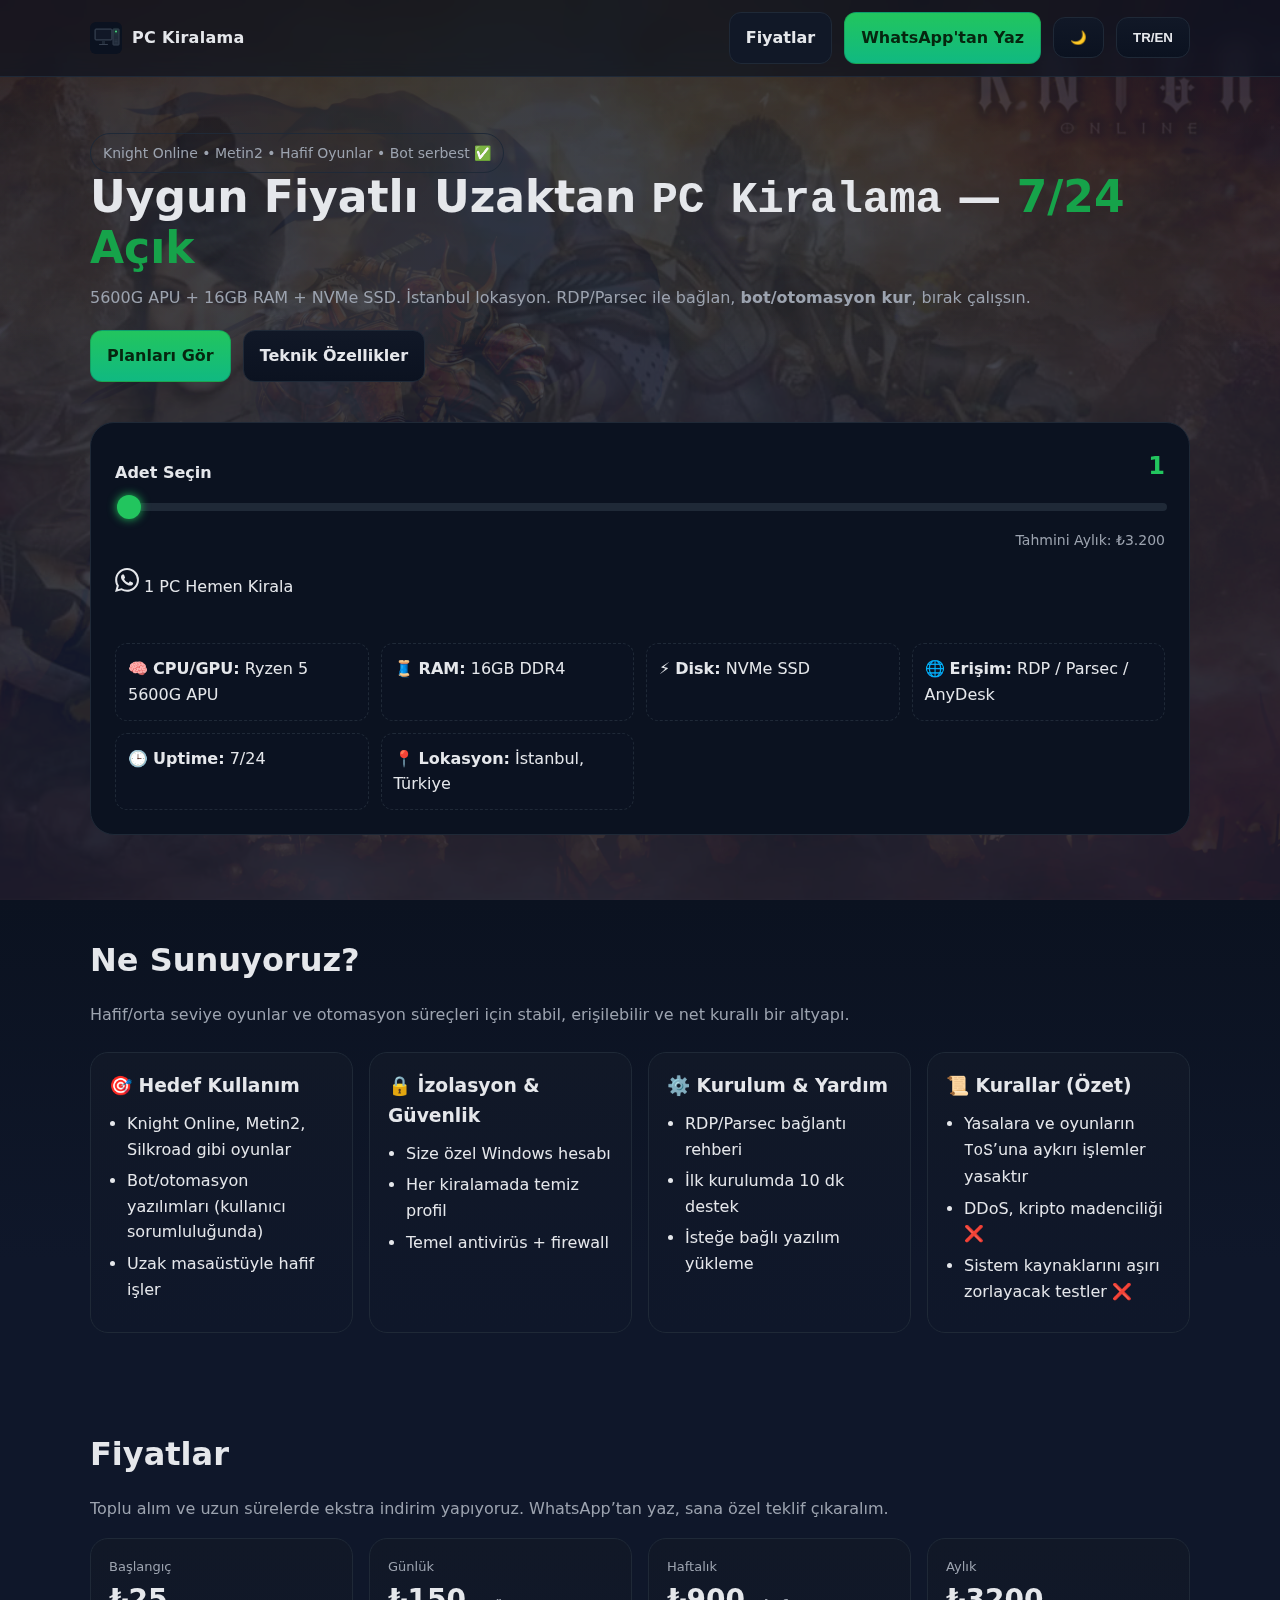
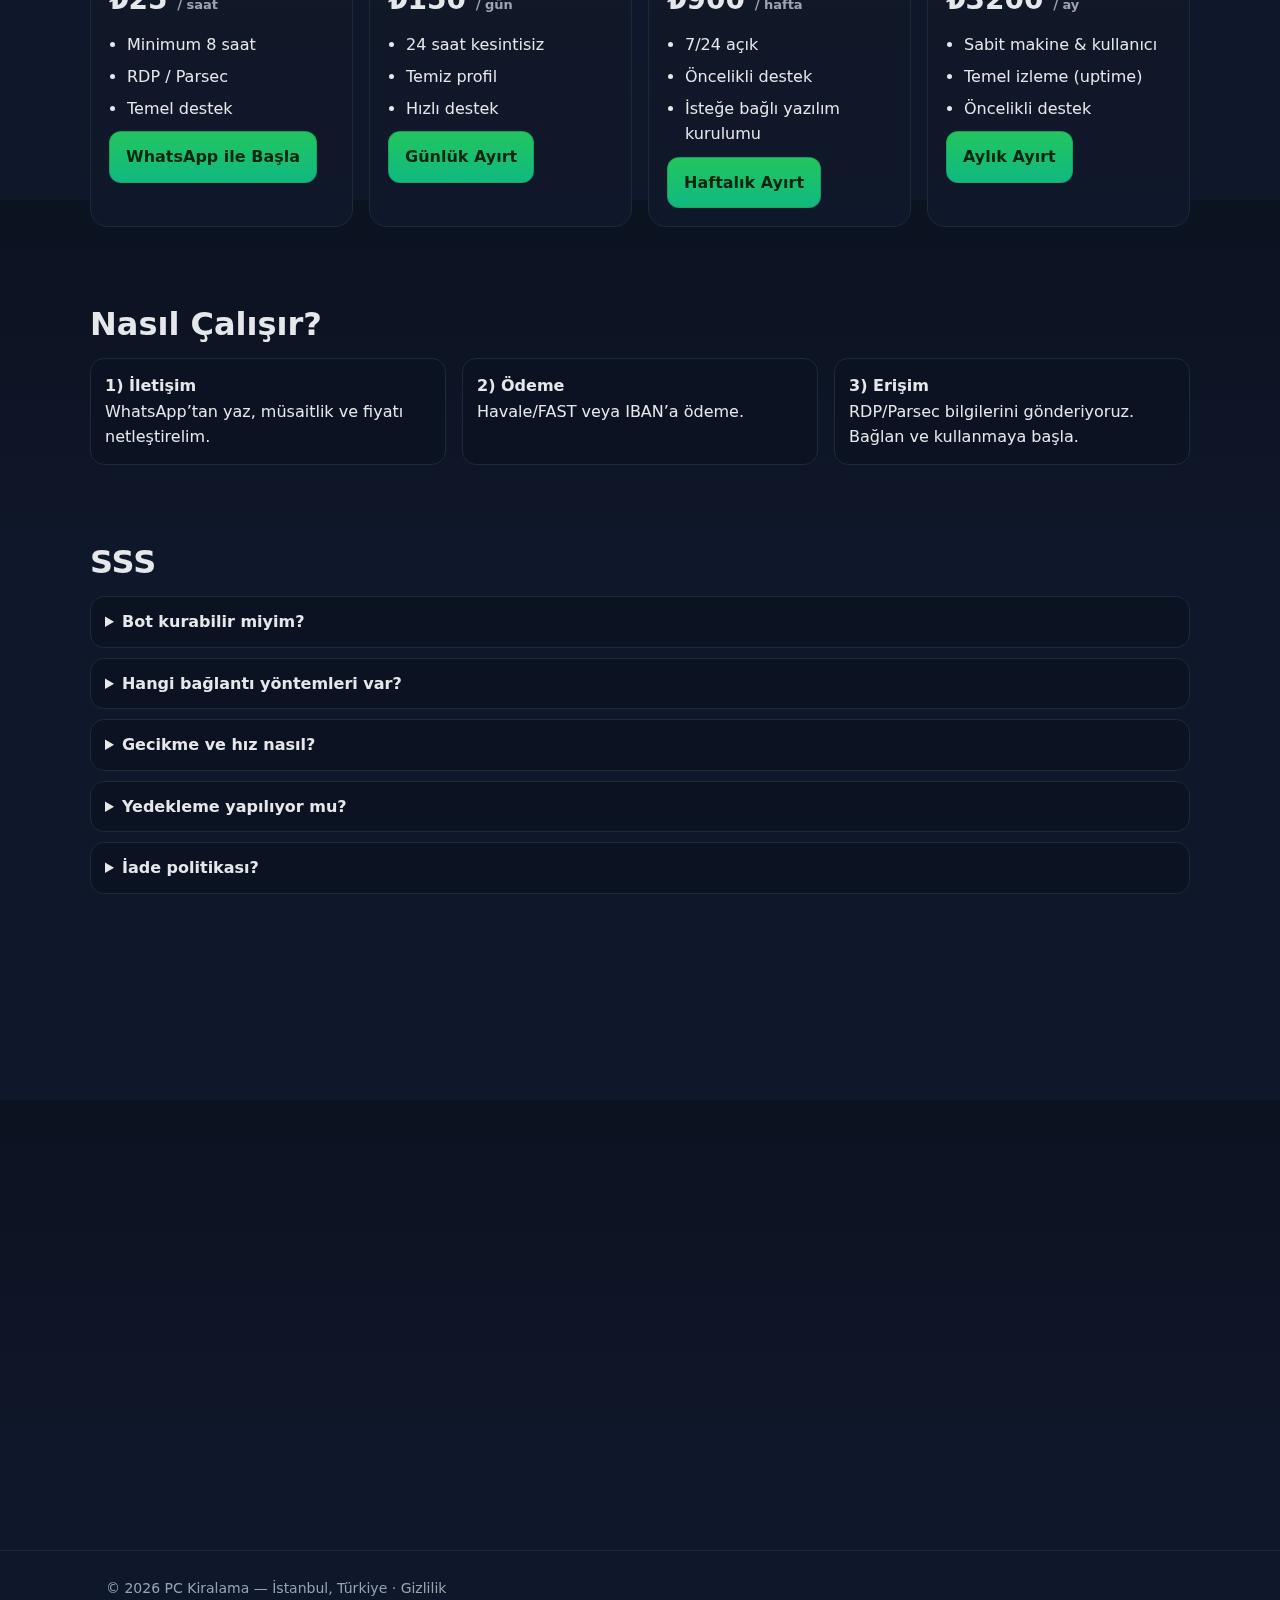
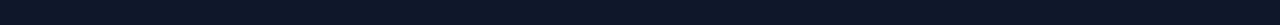
<file: index.html>
<!DOCTYPE html>
<html lang="tr">

<head>
  <meta charset="utf-8" />
  <link rel="icon" type="image/svg+xml" href="favicon.svg">
  <meta name="viewport" content="width=device-width, initial-scale=1" />
  <title>PC Kiralama — 5600G APU | 16GB RAM | 7/24 Erişim</title>
  <meta name="description"
    content="Knight Online, Metin2 gibi hafif oyunlar için uzaktan erişimli PC kiralama. 5600G APU, 16GB RAM, SSD. 7/24 aktif, bot kurulumu serbest.">
  <link rel="canonical" href="https://www.pattyburg.com/">
  <meta property="og:title" content="PC Kiralama — 5600G APU | 16GB RAM | 7/24 Erişim">
  <meta property="og:description"
    content="Knight Online & Metin2 için uygun fiyatlı, 7/24 uzaktan erişimli PC. Bot kurulumu serbest.">
  <meta property="og:type" content="website">
  <meta property="og:locale" content="tr_TR">
  <meta property="og:site_name" content="PC Kiralama">
  <meta property="og:locale:alternate" content="en_US">
  <meta property="og:url" content="https://www.pattyburg.com/">
  <meta property="og:image" id="ogimg" content="https://www.pattyburg.com/knightonline-bg.webp">
  <meta name="twitter:card" content="summary_large_image">
  <meta name="twitter:title" content="PC Kiralama — 5600G APU | 16GB RAM | 7/24 Erişim">
  <meta name="twitter:description"
    content="Knight Online & Metin2 için uygun fiyatlı, 7/24 uzaktan erişimli PC. Bot kurulumu serbest.">
  <meta name="twitter:image" id="twimg" content="https://www.pattyburg.com/knightonline-bg.webp">
  <link rel="alternate" hreflang="tr" href="https://www.pattyburg.com/?lang=tr">
  <link rel="alternate" hreflang="en" href="https://www.pattyburg.com/?lang=en">
  <meta name="theme-color" content="#111827" media="(prefers-color-scheme: dark)">
  <meta name="theme-color" content="#ffffff" media="(prefers-color-scheme: light)">
  <meta name="color-scheme" content="light dark">
  <meta name="referrer" content="no-referrer-when-downgrade">
  <link rel="icon" href="favicon.svg">
  <link rel="manifest" href="manifest.json">
  <link rel="dns-prefetch" href="//plausible.io">
  <link rel="preconnect" href="https://plausible.io" crossorigin>
  <link rel="dns-prefetch" href="//wa.me">
  <link rel="preconnect" href="https://wa.me">
  <link rel="preload" as="image" href="knightonline-bg.webp" imagesrcset="knightonline-bg.webp 1200w"
    imagesizes="100vw">
  <link rel="preload" as="image" href="metin2-bg.webp" imagesrcset="metin2-bg.webp 1200w" imagesizes="100vw">
  <script>(function () { try { var s = localStorage.getItem('theme'); if (s) { document.documentElement.setAttribute('data-theme', s); } else { document.documentElement.setAttribute('data-theme', 'dark'); } } catch (e) { } })();</script>
  <link rel="stylesheet" href="style.css">
</head>

<body>
  <a href="#main" class="skip-link"
    style="position:absolute;left:-9999px;top:auto;width:1px;height:1px;overflow:hidden;">İçeriğe atla</a>
  <header role="banner">
    <div class="container bar">
      <div class="logo" aria-label="PC Kiralama Ana Sayfa">
        <img src="favicon.svg" alt="" width="32" height="32" style="display:block">
        <span>PC Kiralama</span>
      </div>
      <nav class="cta" aria-label="Birincil">
        <a class="btn secondary" href="#fiyat">Fiyatlar</a>
        <a class="btn primary"
          href="https://wa.me/905437837518?text=Merhaba%2C%20PC%20kiralamak%20istiyorum.%20Plan%20ve%20m%C3%BCsaitlik%20bilgisi%20alabilir%20miyim%3F"
          target="_blank" rel="noopener noreferrer">WhatsApp'tan Yaz</a>
        <button id="themeToggle" class="btn" type="button" aria-pressed="false" title="Tema değiştir">🌙</button>
        <button id="langToggle" class="btn" type="button" title="Dili değiştir">TR/EN</button>
      </nav>
    </div>
  </header>

  <main id="main" style="scroll-margin-top:72px">
    <section class="hero container">
      <span class="pill" data-i18n="pill">Knight Online • Metin2 • Hafif Oyunlar • Bot serbest ✅</span>
      <h1 data-i18n="hero_title">Uygun Fiyatlı Uzaktan <span class="mono">PC Kiralama</span> — <span class="ok">7/24
          Açık</span></h1>
      <p data-i18n="hero_desc">5600G APU + 16GB RAM + NVMe SSD. İstanbul lokasyon. RDP/Parsec ile bağlan,
        <b>bot/otomasyon kur</b>, bırak çalışsın.
      </p>
      <div class="cta">
        <a class="btn primary" href="#fiyat">Planları Gör</a>
        <a class="btn" href="#ozellikler">Teknik Özellikler</a>
      </div>

      <!-- PC Configurator Slider -->
      <div class="configurator">
        <div class="config-controls">
          <label for="pcSlider" class="config-label">
            <span class="config-title">Adet Seçin</span>
            <span class="config-value" id="pcCount">1</span>
          </label>
          <input type="range" id="pcSlider" min="1" max="20" value="1" class="slider">
          <div class="config-price">Tahmini Aylık: ₺<span id="estPrice">3200</span></div>
          <a id="rentBtn" href="https://wa.me/905437837518" target="_blank" class="btn-whatsapp">
            <svg viewBox="0 0 24 24" width="24" height="24" fill="currentColor">
              <path
                d="M17.472 14.382c-.297-.149-1.758-.867-2.03-.967-.273-.099-.471-.148-.67.15-.197.297-.767.966-.94 1.164-.173.199-.347.223-.644.075-.297-.15-1.255-.463-2.39-1.475-.883-.788-1.48-1.761-1.653-2.059-.173-.297-.018-.458.13-.606.134-.133.298-.347.446-.52.149-.174.198-.298.298-.497.099-.198.05-.371-.025-.52-.075-.149-.669-1.612-.916-2.207-.242-.579-.487-.5-.669-.51-.173-.008-.371-.01-.57-.01-.198 0-.52.074-.792.372-.272.297-1.04 1.016-1.04 2.479 0 1.462 1.065 2.875 1.213 3.074.149.198 2.096 3.2 5.077 4.487.709.306 1.262.489 1.694.625.712.227 1.36.195 1.871.118.571-.085 1.758-.719 2.006-1.413.248-.694.248-1.289.173-1.413-.074-.124-.272-.198-.57-.347m-5.421 7.403h-.004a9.87 9.87 0 01-5.031-1.378l-.361-.214-3.741.982.998-3.648-.235-.374a9.86 9.86 0 01-1.51-5.26c.001-5.45 4.436-9.884 9.888-9.884 2.64 0 5.122 1.03 6.988 2.898a9.825 9.825 0 012.893 6.994c-.003 5.45-4.437 9.884-9.885 9.884m8.413-18.297A11.815 11.815 0 0012.05 0C5.495 0 .16 5.335.157 11.892c0 2.096.547 4.142 1.588 5.945L.057 24l6.305-1.654a11.882 11.882 0 005.683 1.448h.005c6.554 0 11.89-5.335 11.893-11.893a11.821 11.821 0 00-3.48-8.413Z" />
            </svg>
            Hemen Kirala
          </a>

        </div>

        <div class="specs">
          <div class="spec">🧠 <b>CPU/GPU:</b> Ryzen 5 5600G APU</div>
          <div class="spec">🧵 <b>RAM:</b> 16GB DDR4</div>
          <div class="spec">⚡ <b>Disk:</b> NVMe SSD</div>
          <div class="spec">🌐 <b>Erişim:</b> RDP / Parsec / AnyDesk</div>
          <div class="spec">🕒 <b>Uptime:</b> 7/24</div>
          <div class="spec">📍 <b>Lokasyon:</b> İstanbul, Türkiye</div>
        </div>
    </section>

    <section id="ozellikler" class="section container" style="content-visibility:auto;contain-intrinsic-size:0 800px">
      <h2 data-i18n="offer_title">Ne Sunuyoruz?</h2>
      <p class="muted" data-i18n="offer_desc">Hafif/orta seviye oyunlar ve otomasyon süreçleri için stabil, erişilebilir
        ve net kurallı bir altyapı.</p>

      <div class="grid cards">
        <div class="card">
          <h3>🎯 Hedef Kullanım</h3>
          <ul>
            <li>Knight Online, Metin2, Silkroad gibi oyunlar</li>
            <li>Bot/otomasyon yazılımları (kullanıcı sorumluluğunda)</li>
            <li>Uzak masaüstüyle hafif işler</li>
          </ul>
        </div>
        <div class="card">
          <h3>🔒 İzolasyon & Güvenlik</h3>
          <ul>
            <li>Size özel Windows hesabı</li>
            <li>Her kiralamada temiz profil</li>
            <li>Temel antivirüs + firewall</li>
          </ul>
        </div>
        <div class="card">
          <h3>⚙️ Kurulum & Yardım</h3>
          <ul>
            <li>RDP/Parsec bağlantı rehberi</li>
            <li>İlk kurulumda 10 dk destek</li>
            <li>İsteğe bağlı yazılım yükleme</li>
          </ul>
        </div>
        <div class="card">
          <h3>📜 Kurallar (Özet)</h3>
          <ul>
            <li>Yasalara ve oyunların <span class="mono">ToS</span>’una aykırı işlemler yasaktır</li>
            <li>DDoS, kripto madenciliği ❌</li>
            <li>Sistem kaynaklarını aşırı zorlayacak testler ❌</li>
          </ul>
        </div>
      </div>
    </section>

    <section id="fiyat" class="section container" style="content-visibility:auto;contain-intrinsic-size:0 800px">
      <h2 data-i18n="price_title">Fiyatlar</h2>
      <p class="muted" data-i18n="price_desc">Toplu alım ve uzun sürelerde ekstra indirim yapıyoruz. WhatsApp’tan yaz,
        sana özel teklif çıkaralım.</p>
      <div class="pricing">
        <div class="price-card" data-plan="Saatlik" data-price-el="#p_hour" data-i18n-plan="hourly">
          <div class="kicker">Başlangıç</div>
          <div class="price">₺<span id="p_hour">25</span> <span class="kicker" data-i18n="per_hour">/ saat</span></div>
          <ul>
            <li>Minimum 8 saat</li>
            <li>RDP / Parsec</li>
            <li>Temel destek</li>
          </ul>
          <a class="btn primary plan-wa" href="#" target="_blank" rel="noopener noreferrer"
            data-i18n="cta_start_wa">Saatlik Ayırt</a>
        </div>
        <div class="price-card" data-plan="Günlük" data-price-el="#p_day" data-i18n-plan="daily">
          <div class="kicker">Günlük</div>
          <div class="price">₺<span id="p_day">150</span> <span class="kicker" data-i18n="per_day">/ gün</span></div>
          <ul>
            <li>24 saat kesintisiz</li>
            <li>Temiz profil</li>
            <li>Hızlı destek</li>
          </ul>
          <a class="btn primary plan-wa" href="#" target="_blank" rel="noopener noreferrer" data-i18n="cta_daily">Günlük
            Ayırt</a>
        </div>
        <div class="price-card" data-plan="Haftalık" data-price-el="#p_week" data-i18n-plan="weekly">
          <div class="kicker">Haftalık</div>
          <div class="price">₺<span id="p_week">900</span> <span class="kicker" data-i18n="per_week">/ hafta</span>
          </div>
          <ul>
            <li>7/24 açık</li>
            <li>Öncelikli destek</li>
            <li>İsteğe bağlı yazılım kurulumu</li>
          </ul>
          <a class="btn primary plan-wa" href="#" target="_blank" rel="noopener noreferrer"
            data-i18n="cta_weekly">Haftalık Ayırt</a>
        </div>
        <div class="price-card" data-plan="Aylık" data-price-el="#p_month" data-i18n-plan="monthly">
          <div class="kicker">Aylık</div>
          <div class="price">₺<span id="p_month">3200</span> <span class="kicker" data-i18n="per_month">/ ay</span>
          </div>
          <ul>
            <li>Sabit makine & kullanıcı</li>
            <li>Temel izleme (uptime)</li>
            <li>Öncelikli destek</li>
          </ul>
          <a class="btn primary plan-wa" href="#" target="_blank" rel="noopener noreferrer"
            data-i18n="cta_monthly">Aylık Ayırt</a>
        </div>
      </div>
    </section>

    <section class="section container">
      <h2>Nasıl Çalışır?</h2>
      <div class="how">
        <div class="step"><b>1) İletişim</b><br>WhatsApp’tan yaz, müsaitlik ve fiyatı netleştirelim.</div>
        <div class="step"><b>2) Ödeme</b><br>Havale/FAST veya IBAN’a ödeme.</div>
        <div class="step"><b>3) Erişim</b><br>RDP/Parsec bilgilerini gönderiyoruz. Bağlan ve kullanmaya başla.</div>
      </div>
    </section>

    <section class="section container faq">
      <h2>SSS</h2>
      <details>
        <summary>Bot kurabilir miyim?</summary>
        <p>Evet, kendi sorumluluğunuzda olmak üzere bot/otomasyon kurulabilir. Ancak <b>yasa dışı</b> işlemler, hizmet
          reddi saldırıları, kripto madenciliği ve oyunların Hizmet Şartları’na aykırı aktiviteler yasaktır.</p>
      </details>
      <details>
        <summary>Hangi bağlantı yöntemleri var?</summary>
        <p>Varsayılan olarak <b>Windows Uzak Masaüstü (RDP)</b>. Düşük gecikme isterseniz Parsec kurabiliriz. AnyDesk
          desteklenir.</p>
      </details>
      <details>
        <summary>Gecikme ve hız nasıl?</summary>
        <p>Makine İstanbul’da barınır; Türkiye içi bağlantılarda gecikme düşüktür. İnternet hızınız ve konumunuza göre
          değişebilir.</p>
      </details>
      <details>
        <summary>Yedekleme yapılıyor mu?</summary>
        <p>Kullanıcı verileri periyodik olarak <b>yedeklenmez</b>. Önemli dosyalarınızı kendi bulutunuza kaydetmenizi
          öneririz.</p>
      </details>
      <details>
        <summary>İade politikası?</summary>
        <p>Başlangıçtan sonraki ilk 1 saat içinde ciddi bağlantı sorunu varsa ücret iadesi değerlendirilir.</p>
      </details>
    </section>

    <section class="section container">
      <div class="grid cards">
        <div class="card contact-card">
          <h3>İletişim</h3>
          <p class="muted">WhatsApp’tan yazın, 7/24 dönüş yapalım (müsaitlik durumuna göre).</p>
          <a class="btn primary"
            href="https://wa.me/905437837518?text=Merhaba%2C%20PC%20kiralama%20i%C3%A7in%20bilgi%20almak%20istiyorum."
            target="_blank" rel="noopener noreferrer">WhatsApp</a>
          <a class="btn"
            href="mailto:selamdeep@gmail.com?subject=PC%20Kiralama&body=Merhaba%2C%20PC%20kiralama%20hakk%C4%B1nda%20bilgi%20almak%20istiyorum.">E-posta</a>
        </div>
        <div class="card">
          <h3>Hizmet Koşulları (Özet)</h3>
          <ul>
            <li>Yasaya ve üçüncü taraf sözleşmelere (oyun ToS dâhil) uyum zorunlu</li>
            <li>Madencilik, sızma testleri, spam/DDoS kesinlikle yasaktır</li>
            <li>Kullanıcı verilerinden kullanıcı sorumludur</li>
          </ul>
          <p class="note">Detaylı koşullar ve gizlilik metni için bizimle iletişime geçin.</p>
        </div>
      </div>
    </section>
  </main>

  <footer>
    <div class="container">
      © <span id="yil"></span> PC Kiralama — İstanbul, Türkiye · <a href="/privacy.html" class="muted">Gizlilik</a>
    </div>
  </footer>

  <script src="config.js" defer></script>
  <script src="script.js" defer></script>
  <button id="toTop" class="btn" style="position:fixed;right:16px;bottom:16px;display:none">↑</button>
</body>

</html>
</file>
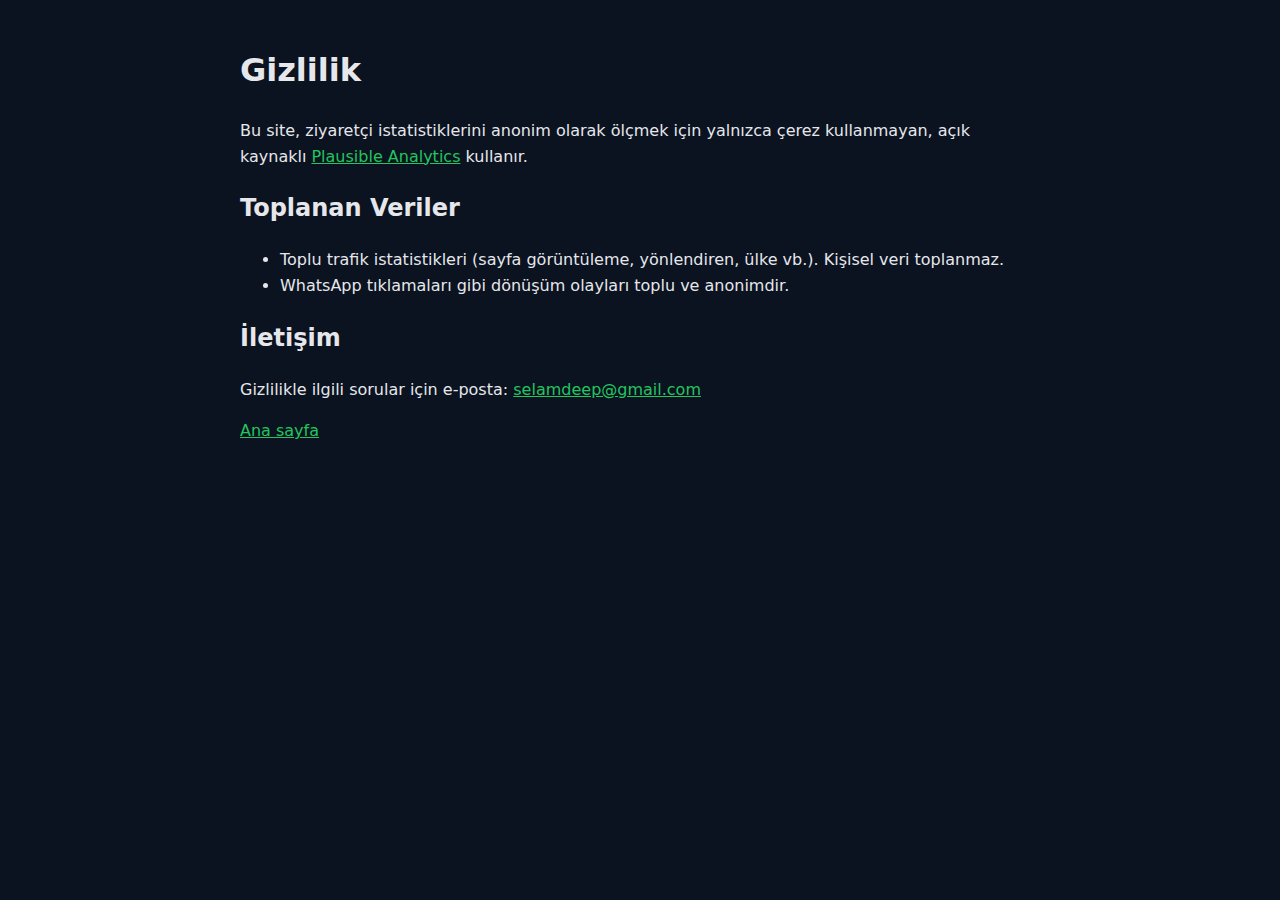
<file: privacy.html>
<!DOCTYPE html>
<html lang="tr">
<head>
  <meta charset="utf-8" />
  <meta name="viewport" content="width=device-width, initial-scale=1" />
  <title>Gizlilik — PC Kiralama</title>
  <link rel="icon" href="favicon.svg">
  <meta name="description" content="PC Kiralama gizlilik politikası">
  <style>body{margin:0;font-family:system-ui,-apple-system,Segoe UI,Roboto,Inter,Ubuntu,Helvetica,Arial,sans-serif;line-height:1.6;padding:24px;max-width:800px;margin-inline:auto;background:#0b1220;color:#e5e7eb} a{color:#22c55e}</style>
</head>
<body>
  <main>
    <h1>Gizlilik</h1>
    <p>Bu site, ziyaretçi istatistiklerini anonim olarak ölçmek için yalnızca çerez kullanmayan, açık kaynaklı <a href="https://plausible.io/" target="_blank" rel="noopener noreferrer">Plausible Analytics</a> kullanır.</p>
    <h2>Toplanan Veriler</h2>
    <ul>
      <li>Toplu trafik istatistikleri (sayfa görüntüleme, yönlendiren, ülke vb.). Kişisel veri toplanmaz.</li>
      <li>WhatsApp tıklamaları gibi dönüşüm olayları toplu ve anonimdir.</li>
    </ul>
    <h2>İletişim</h2>
    <p>Gizlilikle ilgili sorular için e‑posta: <a href="mailto:selamdeep@gmail.com">selamdeep@gmail.com</a></p>
    <p><a href="/">Ana sayfa</a></p>
  </main>
</body>
</html>
</file>
<file: style.css>
:root {
        --bg: #0b1220;
        --bg2: #0f172a;
        --card: #111827;
        --muted: #9ca3af;
        --text: #e5e7eb;
        --accent: #22c55e;
        --accent-2: #10b981;
        --border: #1f2937;
        --danger: #ef4444;
        --warn: #f59e0b
    }

    :root[data-theme="light"] {
        --bg: #ffffff;
        --bg2: #f8fafc;
        --card: #ffffff;
        --muted: #4b5563;
        --text: #0f172a;
        --accent: #16a34a;
        --accent-2: #22c55e;
        --border: #e5e7eb;
        --danger: #b91c1c;
        --warn: #b45309
    }

    @media (prefers-color-scheme: light) {
        :root:not([data-theme]) {
            --bg: #ffffff;
            --bg2: #f8fafc;
            --card: #ffffff;
            --muted: #4b5563;
            --text: #0f172a;
            --accent: #16a34a;
            --accent-2: #22c55e;
            --border: #e5e7eb;
            --danger: #b91c1c;
            --warn: #b45309
        }
    }

    * {
        box-sizing: border-box
    }

    html,
    body {
        margin: 0;
        height: 100%;
        scroll-behavior: smooth
    }

    body {
        font-family: system-ui, -apple-system, Segoe UI, Roboto, Inter, Ubuntu, Helvetica, Arial, sans-serif;
        background: linear-gradient(180deg, var(--bg), var(--bg2) 40%);
        color: var(--text);
        line-height: 1.6
    }

    a {
        color: inherit;
        text-decoration: none
    }

    a:focus-visible,
    button:focus-visible {
        outline: 2px solid var(--accent);
        outline-offset: 3px;
        border-radius: 10px
    }

    .container {
        max-width: 1100px;
        margin: 0 auto;
        padding: 0 16px
    }

    .btn {
        display: inline-flex;
        gap: 10px;
        align-items: center;
        padding: 12px 16px;
        border-radius: 12px;
        border: 1px solid var(--border);
        background: linear-gradient(180deg, #111827, #0b1220);
        color: var(--text);
        font-weight: 600;
        transition: transform .08s ease, box-shadow .12s ease
    }

    .btn.primary {
        background: linear-gradient(180deg, var(--accent), var(--accent-2));
        border-color: rgba(0, 0, 0, .15);
        color: #06260f
    }

    .btn.secondary {
        background: var(--card)
    }

    .btn:hover {
        transform: translateY(-1px);
        box-shadow: 0 6px 16px rgba(0, 0, 0, .18)
    }

    .btn:active {
        transform: translateY(0)
    }

    header {
        position: sticky;
        top: 0;
        z-index: 20;
        backdrop-filter: saturate(140%) blur(10px);
        background: color-mix(in oklab, var(--bg) 70%, transparent);
        border-bottom: 1px solid var(--border)
    }

    header .bar {
        display: flex;
        align-items: center;
        justify-content: space-between;
        padding: 12px 0
    }

    .logo {
        display: flex;
        align-items: center;
        gap: 10px;
        font-weight: 800;
        letter-spacing: .3px
    }

    .logo svg {
        width: 28px;
        height: 28px
    }

    .hero {
        padding: 56px 0 24px
    }

    .hero h1 {
        font-size: clamp(28px, 4vw, 44px);
        margin: 0 0 12px;
        line-height: 1.1
    }

    .hero p {
        color: var(--muted);
        margin: 0 0 20px
    }

    .pill {
        display: inline-flex;
        align-items: center;
        gap: 8px;
        padding: 8px 12px;
        border: 1px solid var(--border);
        border-radius: 999px;
        color: var(--muted);
        font-size: 14px
    }

    .grid {
        display: grid;
        gap: 16px;
        content-visibility: auto;
        contain-intrinsic-size: 0 500px
    }

    .grid.cards {
        grid-template-columns: repeat(auto-fit, minmax(240px, 1fr));
        margin: 24px 0
    }

    .card {
        background: linear-gradient(180deg, var(--card), var(--bg2));
        border: 1px solid var(--border);
        border-radius: 18px;
        padding: 18px
    }

    .card h3 {
        margin: 0 0 8px
    }

    .specs {
        display: grid;
        grid-template-columns: repeat(auto-fit, minmax(220px, 1fr));
        gap: 12px;
        margin-top: 12px
    }

    .spec {
        background: color-mix(in oklab, var(--bg) 92%, var(--card));
        border: 1px dashed var(--border);
        border-radius: 12px;
        padding: 12px;
        color: var(--text)
    }

    /* Configurator */
    .configurator {
        margin: 40px 0;
        padding: 24px;
        background: color-mix(in oklab, var(--bg) 95%, var(--card));
        border: 1px solid var(--border);
        border-radius: 24px;
        display: grid;
        gap: 32px;
    }



    .config-controls {
        display: flex;
        flex-direction: column;
        gap: 16px;
    }

    .config-label {
        display: flex;
        justify-content: space-between;
        align-items: flex-end;
        font-weight: 700;
    }

    .config-value {
        font-size: 24px;
        color: var(--accent);
        font-family: var(--mono);
    }

    .config-price {
        font-size: 14px;
        color: var(--muted);
        text-align: right;
    }

    /* Custom Slider */
    .slider {
        -webkit-appearance: none;
        appearance: none;
        width: 100%;
        height: 8px;
        border-radius: 4px;
        background: var(--border);
        outline: none;
        transition: background .2s;
    }

    .slider::-webkit-slider-thumb {
        -webkit-appearance: none;
        appearance: none;
        width: 24px;
        height: 24px;
        border-radius: 50%;
        background: var(--accent);
        cursor: pointer;
        box-shadow: 0 0 10px var(--accent);
        transition: transform .1s;
    }

    .slider::-moz-range-thumb {
        width: 24px;
        height: 24px;
        border-radius: 50%;
        background: var(--accent);
        cursor: pointer;
        border: none;
        box-shadow: 0 0 10px var(--accent);
        transition: transform .1s;
    }

    .slider::-webkit-slider-thumb:hover,
    .slider::-moz-range-thumb:hover {
        transform: scale(1.1);
    }

    .section {
        padding: 36px 0
    }

    .section h2 {
        margin: 0 0 8px;
        font-size: clamp(22px, 3vw, 32px)
    }

    .muted {
        color: var(--muted)
    }

    .pricing {
        display: grid;
        grid-template-columns: repeat(auto-fit, minmax(220px, 1fr));
        gap: 16px
    }

    .price-card {
        border: 1px solid var(--border);
        background: linear-gradient(180deg, var(--card), var(--bg2));
        border-radius: 18px;
        padding: 18px
    }

    .price {
        font-size: 28px;
        font-weight: 800
    }

    .kicker {
        font-size: 13px;
        color: var(--muted)
    }

    ul {
        margin: 10px 0;
        padding-left: 18px
    }

    li {
        margin: 6px 0
    }

    .how {
        display: grid;
        grid-template-columns: repeat(auto-fit, minmax(220px, 1fr));
        gap: 16px
    }

    .step {
        border: 1px solid var(--border);
        border-radius: 14px;
        padding: 14px;
        background: color-mix(in oklab, var(--bg) 92%, var(--card))
    }

    .faq details {
        border: 1px solid var(--border);
        border-radius: 14px;
        padding: 12px 14px;
        background: color-mix(in oklab, var(--bg) 92%, var(--card))
    }

    .faq details+details {
        margin-top: 10px
    }

    .faq summary {
        cursor: pointer;
        font-weight: 600
    }

    .cta {
        display: flex;
        flex-wrap: wrap;
        gap: 12px;
        align-items: center
    }

    footer {
        padding: 26px 0;
        border-top: 1px solid var(--border);
        color: #94a3b8;
        font-size: 14px
    }

    .badge {
        display: inline-flex;
        align-items: center;
        gap: 8px;
        font-size: 13px;
        padding: 6px 10px;
        border: 1px solid var(--border);
        border-radius: 999px
    }

    .ok {
        color: #16a34a
    }

    .warn {
        color: #f59e0b
    }

    .no {
        color: #ef4444
    }

    .mono {
        font-family: ui-monospace, SFMono-Regular, Menlo, Monaco, Consolas, "Liberation Mono", "Courier New", monospace
    }

    .center {
        text-align: center
    }

    .contact-card {
        display: grid;
        grid-template-columns: 1fr;
        gap: 10px
    }

    .contact-card .btn {
        justify-content: center
    }

    .note {
        font-size: 12px;
        color: #94a3b8
    }

    body::before,
    body::after {
        content: "";
        position: fixed;
        inset: 0;
        z-index: 0;
        pointer-events: none;
        background-repeat: no-repeat;
        background-size: cover;
        opacity: 0.13;
        transition: opacity 0.2s;
    }

    body::before {
        background-image: url('knightonline-bg.webp');
        background-position: left center;
        mix-blend-mode: lighten;
    }

    body::after {
        background-image: url('metin2-bg.webp');
        background-position: right center;
        mix-blend-mode: lighten;
    }

    /* Mobile Optimization: Serve smaller images */
    @media (max-width: 768px) {
        body::before {
            background-image: url('knightonline-bg-mobile.webp');
        }

        body::after {
            background-image: url('metin2-bg-mobile.webp');
        }
    }

    @media (prefers-reduced-data: reduce) {

        body::before,
        body::after {
            display: none
        }
    }

    @media (prefers-color-scheme: light) {

        :root:not([data-theme]) body::before,
        :root:not([data-theme]) body::after {
            opacity: .08;
            mix-blend-mode: normal
        }
    }

    :root[data-theme="light"] body::before,
    :root[data-theme="light"] body::after {
        opacity: .08;
        mix-blend-mode: normal
    }

    main,
    header,
    footer {
        position: relative;
        z-index: 1;
    }
</file>
